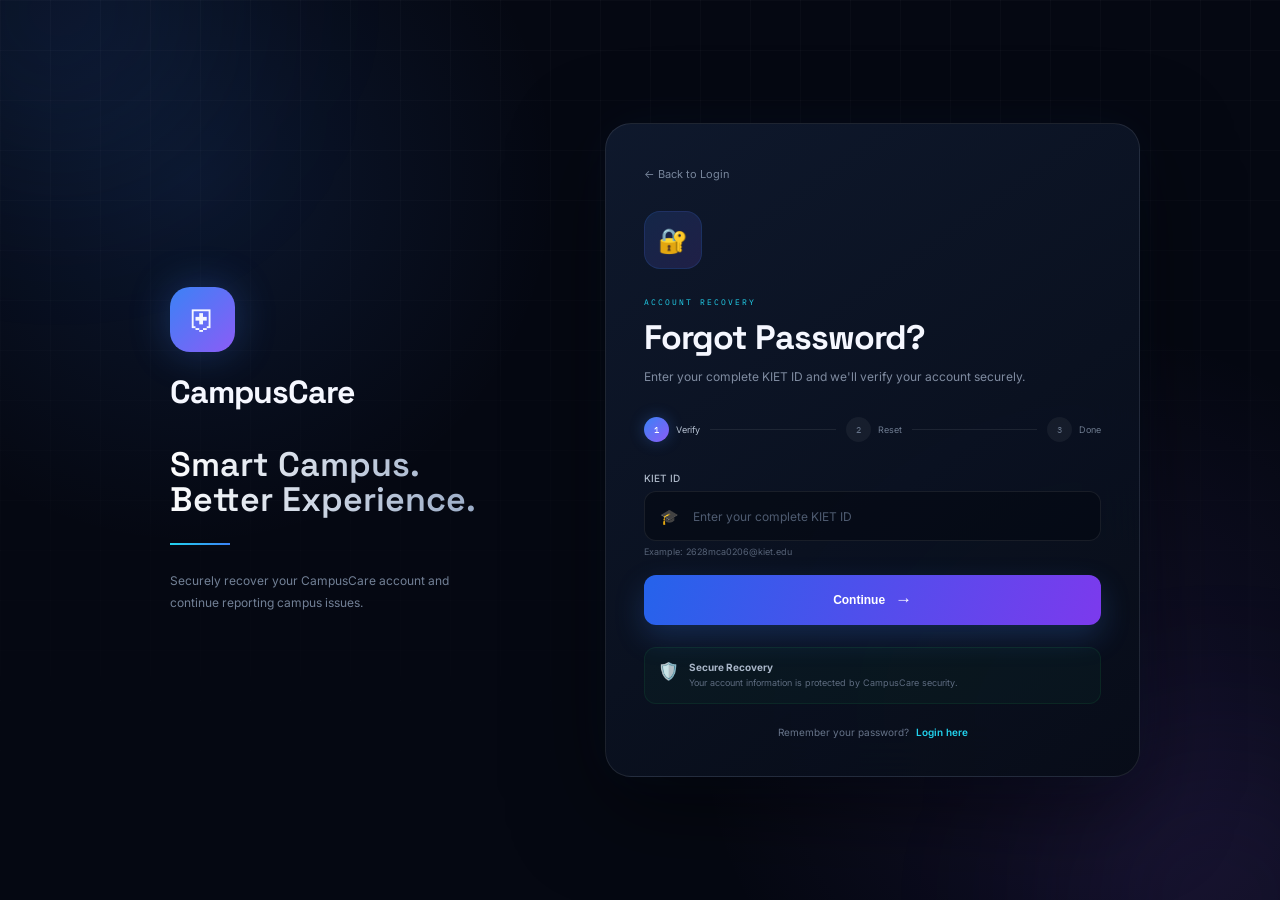
<file: Frontend/forgot-password.html>
<!DOCTYPE html>
<html lang="en">

<head>
    <meta charset="UTF-8">
    <meta name="viewport" content="width=device-width, initial-scale=1.0">

    <title>CampusCare | Forgot Password</title>

    <!-- Google Fonts -->
    <link rel="preconnect" href="https://fonts.googleapis.com">
    <link rel="preconnect" href="https://fonts.gstatic.com" crossorigin>

    <link
        href="https://fonts.googleapis.com/css2?family=Space+Grotesk:wght@400;500;600;700&family=Inter:wght@400;500;600&family=IBM+Plex+Mono:wght@400;500&display=swap"
        rel="stylesheet">

    <!-- CSS -->
    <link rel="stylesheet" href="forgot-password.css">
</head>


<body>

    <!-- =========================================
         BACKGROUND EFFECTS
    ========================================== -->

    <div class="bg-grid"></div>

    <div class="glow glow-one"></div>

    <div class="glow glow-two"></div>


    <!-- =========================================
         MAIN CONTAINER
    ========================================== -->

    <main class="forgot-container">


        <!-- =====================================
             LEFT BRANDING SIDE
        ====================================== -->

        <section class="forgot-brand">

            <div class="brand-logo">
                <span>⛨</span>
            </div>

            <div class="brand-name">
                CampusCare
            </div>

            <p class="brand-tagline">
                Smart Campus.<br>
                Better Experience.
            </p>

            <div class="brand-line"></div>

            <p class="brand-description">
                Securely recover your CampusCare account
                and continue reporting campus issues.
            </p>

        </section>



        <!-- =====================================
             RIGHT CARD
        ====================================== -->

        <section class="forgot-card">


            <!-- =================================
                 VERIFY SECTION
            ================================== -->

            <div id="verifySection">


                <!-- Back Button -->

                <a href="login.html" class="back-btn">
                    ← Back to Login
                </a>


                <!-- Icon -->

                <div class="card-icon">
                    🔐
                </div>


                <!-- Heading -->

                <div class="card-heading">

                    <span class="mini-label">
                        ACCOUNT RECOVERY
                    </span>

                    <h1>
                        Forgot Password?
                    </h1>

                    <p>
                        Enter your complete KIET ID and we'll
                        verify your account securely.
                    </p>

                </div>



                <!-- =================================
                     STEP INDICATOR
                ================================== -->

                <div class="steps">

                    <div class="step active">

                        <span>1</span>

                        <small>
                            Verify
                        </small>

                    </div>


                    <div class="step-line"></div>


                    <div class="step">

                        <span>2</span>

                        <small>
                            Reset
                        </small>

                    </div>


                    <div class="step-line"></div>


                    <div class="step">

                        <span>3</span>

                        <small>
                            Done
                        </small>

                    </div>

                </div>



                <!-- =================================
                     KIET ID FORM
                ================================== -->

                <form id="forgotPasswordForm">


                    <div class="input-group">

                        <label for="kietId">
                            KIET ID
                        </label>


                        <div class="input-box">

                            <span class="input-icon">
                                🎓
                            </span>

                            <input
                                type="text"
                                id="kietId"
                                name="kiet_id"
                                placeholder="Enter your complete KIET ID"
                                autocomplete="username"
                                required
                            >

                        </div>


                        <small class="input-help">
                            Example: 2628mca0206@kiet.edu
                        </small>

                    </div>



                    <!-- Continue Button -->

                    <button
                        type="submit"
                        class="reset-btn"
                        id="resetBtn">

                        <span>
                            Continue
                        </span>

                        <span class="arrow">
                            →
                        </span>

                    </button>

                </form>



                <!-- =================================
                     SECURITY NOTICE
                ================================== -->

                <div class="security-note">

                    <span class="security-icon">
                        🛡️
                    </span>


                    <div>

                        <strong>
                            Secure Recovery
                        </strong>

                        <p>
                            Your account information is protected
                            by CampusCare security.
                        </p>

                    </div>

                </div>



                <!-- =================================
                     LOGIN LINK
                ================================== -->

                <div class="login-link">

                    Remember your password?

                    <a href="login.html">
                        Login here
                    </a>

                </div>

            </div>



            <!-- =====================================
                 RESET PASSWORD SECTION
                 SAME RIGHT CARD
            ====================================== -->

            <div
                class="reset-section"
                id="resetSection">


                <!-- Icon -->

                <div class="card-icon">
                    🔑
                </div>


                <!-- Heading -->

                <div class="card-heading">

                    <span class="mini-label">
                        PASSWORD RESET
                    </span>

                    <h1>
                        Create New Password
                    </h1>

                    <p>
                        Enter a new password for your
                        CampusCare account.
                    </p>

                </div>



                <!-- =================================
                     RESET PASSWORD FORM
                ================================== -->

                <form id="resetPasswordForm">


                    <!-- New Password -->

                    <div class="input-group">

                        <label for="newPassword">
                            New Password
                        </label>


                        <div class="input-box">

                            <span class="input-icon">
                                🔒
                            </span>

                            <input
                                type="password"
                                id="newPassword"
                                placeholder="Enter new password"
                                autocomplete="new-password"
                                required
                            >

                        </div>

                        <small class="input-help">
                            Password must be at least 6 characters.
                        </small>

                    </div>



                    <!-- Confirm Password -->

                    <div class="input-group">

                        <label for="confirmPassword">
                            Confirm Password
                        </label>


                        <div class="input-box">

                            <span class="input-icon">
                                🔐
                            </span>

                            <input
                                type="password"
                                id="confirmPassword"
                                placeholder="Confirm new password"
                                autocomplete="new-password"
                                required
                            >

                        </div>

                    </div>



                    <!-- Update Password -->

                    <button
                        type="submit"
                        class="reset-btn"
                        id="updatePasswordBtn">

                        <span>
                            Update Password
                        </span>

                        <span class="arrow">
                            →
                        </span>

                    </button>

                </form>



                <!-- Back Login -->

                <div class="login-link">

                    Remember your password?

                    <a href="login.html">
                        Login here
                    </a>

                </div>

            </div>

        </section>

    </main>



    <!-- =========================================
         VERIFICATION SUCCESS POPUP
    ========================================== -->

    <div
        class="success-overlay"
        id="successPopup">


        <div class="success-card">


            <!-- Success Icon -->

            <div class="success-icon">
                ✓
            </div>


            <!-- Heading -->

            <h2>
                KIET ID Verified
            </h2>


            <!-- Message -->

            <p>
                Your KIET ID has been verified successfully.
                You can now continue to reset your password.
            </p>


            <!-- Continue -->

            <button
                type="button"
                onclick="continueToReset()">

                Continue

            </button>

        </div>

    </div>



    <!-- =========================================
         JAVASCRIPT
    ========================================== -->

    <script src="forgot-password.js"></script>

</body>

</html>
</file>
<file: Frontend/forgot-password.css>
/* =========================================================
   CAMPUSCARE — FORGOT PASSWORD
   Premium Dark Glassmorphism UI
========================================================= */

:root {
    --bg: #050812;
    --card: rgba(12, 20, 36, 0.82);

    --text: #f5f7ff;
    --muted: #7f8ba0;

    --blue: #3b82f6;
    --cyan: #22d3ee;
    --purple: #8b5cf6;
    --green: #22c55e;

    --border: rgba(255,255,255,0.08);
}


/* =========================================================
   RESET
========================================================= */

* {
    margin: 0;
    padding: 0;
    box-sizing: border-box;
}

html {
    min-height: 100%;
}

body {
    min-height: 100vh;

    font-family: "Inter", sans-serif;

    color: var(--text);

    background:
        radial-gradient(
            circle at 15% 20%,
            rgba(59,130,246,0.12),
            transparent 28%
        ),
        radial-gradient(
            circle at 85% 80%,
            rgba(139,92,246,0.10),
            transparent 30%
        ),
        var(--bg);

    display: flex;
    align-items: center;
    justify-content: center;

    overflow-x: hidden;

    padding: 30px 0;
}


/* =========================================================
   BACKGROUND GRID
========================================================= */

.bg-grid {
    position: fixed;
    inset: 0;

    background-image:
        linear-gradient(
            rgba(255,255,255,0.025) 1px,
            transparent 1px
        ),
        linear-gradient(
            90deg,
            rgba(255,255,255,0.025) 1px,
            transparent 1px
        );

    background-size: 50px 50px;

    mask-image:
        linear-gradient(
            to bottom,
            black,
            transparent
        );

    pointer-events: none;

    z-index: 0;
}


/* =========================================================
   GLOWS
========================================================= */

.glow {
    position: fixed;

    width: 280px;
    height: 280px;

    border-radius: 50%;

    filter: blur(100px);

    pointer-events: none;

    z-index: 0;
}

.glow-one {
    top: -130px;
    left: -80px;

    background:
        rgba(59,130,246,0.12);
}

.glow-two {
    bottom: -140px;
    right: -80px;

    background:
        rgba(139,92,246,0.12);
}


/* =========================================================
   MAIN CONTAINER
========================================================= */

.forgot-container {
    position: relative;

    z-index: 2;

    width: min(1000px, 92%);

    min-height: 650px;

    display: grid;

    grid-template-columns:
        0.85fr 1.15fr;

    gap: 70px;

    align-items: center;
}


/* =========================================================
   LEFT BRAND SIDE
========================================================= */

.forgot-brand {
    padding: 30px;
}

.brand-logo {
    width: 65px;
    height: 65px;

    display: flex;
    align-items: center;
    justify-content: center;

    border-radius: 20px;

    background:
        linear-gradient(
            135deg,
            var(--blue),
            var(--purple)
        );

    box-shadow:
        0 0 40px rgba(59,130,246,0.3);

    font-size: 30px;

    margin-bottom: 20px;
}

.brand-name {
    font-family: "Space Grotesk";

    font-size: 32px;

    font-weight: 700;

    letter-spacing: -1px;
}

.brand-tagline {
    font-family: "Space Grotesk";

    font-size: 34px;

    line-height: 1.05;

    font-weight: 600;

    margin-top: 35px;

    background:
        linear-gradient(
            100deg,
            white,
            #91a4c2
        );

    -webkit-background-clip: text;
    background-clip: text;

    color: transparent;
}

.brand-line {
    width: 60px;
    height: 2px;

    margin: 25px 0;

    background:
        linear-gradient(
            90deg,
            var(--cyan),
            var(--blue)
        );
}

.brand-description {
    color: #728096;

    font-size: 12px;

    line-height: 1.8;

    max-width: 320px;
}


/* =========================================================
   RIGHT CARD
========================================================= */

.forgot-card {
    position: relative;

    width: 100%;

    padding: 38px;

    border-radius: 26px;

    background:
        linear-gradient(
            145deg,
            rgba(16,27,48,0.9),
            rgba(7,12,23,0.92)
        );

    border:
        1px solid rgba(255,255,255,0.09);

    box-shadow:
        0 30px 90px rgba(0,0,0,0.5),
        0 0 50px rgba(59,130,246,0.06);

    backdrop-filter:
        blur(25px);

    -webkit-backdrop-filter:
        blur(25px);

    overflow: hidden;
}


/* =========================================================
   VERIFY SECTION
========================================================= */

#verifySection {
    width: 100%;
}


/* =========================================================
   BACK BUTTON
========================================================= */

.back-btn {
    display: inline-block;

    color: #77859b;

    font-size: 11px;

    margin-bottom: 30px;

    text-decoration: none;

    transition: 0.2s;
}

.back-btn:hover {
    color: var(--cyan);

    transform:
        translateX(-3px);
}


/* =========================================================
   ICON
========================================================= */

.card-icon {
    width: 58px;
    height: 58px;

    display: flex;

    align-items: center;
    justify-content: center;

    border-radius: 16px;

    background:
        linear-gradient(
            135deg,
            rgba(59,130,246,0.15),
            rgba(139,92,246,0.15)
        );

    border:
        1px solid rgba(59,130,246,0.15);

    font-size: 24px;

    margin-bottom: 20px;
}


/* =========================================================
   HEADING
========================================================= */

.mini-label {
    color: var(--cyan);

    font-family:
        "IBM Plex Mono";

    font-size: 8px;

    letter-spacing: 2px;
}

.card-heading h1 {
    font-family:
        "Space Grotesk";

    font-size: 34px;

    letter-spacing: -1px;

    margin-top: 7px;
}

.card-heading p {
    color: var(--muted);

    font-size: 12px;

    line-height: 1.7;

    margin-top: 8px;

    max-width: 420px;
}


/* =========================================================
   STEPS
========================================================= */

.steps {
    display: flex;

    align-items: center;

    margin:
        30px 0;
}

.step {
    display: flex;

    align-items: center;

    gap: 7px;
}

.step span {
    width: 25px;
    height: 25px;

    display: flex;

    align-items: center;
    justify-content: center;

    border-radius: 50%;

    background:
        rgba(255,255,255,0.05);

    color: #66748a;

    font-family:
        "IBM Plex Mono";

    font-size: 9px;

    transition: 0.25s;
}

.step.active span {
    color: white;

    background:
        linear-gradient(
            135deg,
            var(--blue),
            var(--purple)
        );

    box-shadow:
        0 0 15px rgba(59,130,246,0.3);
}

.step small {
    color: #6d7a8f;

    font-size: 9px;

    transition: 0.25s;
}

.step.active small {
    color: #b5c0d1;
}

.step-line {
    flex: 1;

    height: 1px;

    background:
        rgba(255,255,255,0.08);

    margin:
        0 10px;
}


/* =========================================================
   INPUT
========================================================= */

.input-group {
    margin-bottom: 18px;
}

.input-group label {
    display: block;

    color: #aeb9c9;

    font-size: 10px;

    font-weight: 500;

    margin-bottom: 7px;
}

.input-box {
    display: flex;

    align-items: center;

    height: 50px;

    border:
        1px solid rgba(255,255,255,0.08);

    border-radius: 12px;

    background:
        rgba(3,7,15,0.5);

    transition:
        0.25s;
}

.input-box:focus-within {
    border-color:
        rgba(59,130,246,0.55);

    box-shadow:
        0 0 0 3px rgba(59,130,246,0.08);
}

.input-icon {
    width: 48px;

    min-width: 48px;

    text-align: center;

    color: #67758b;

    font-size: 15px;
}

.input-box input {
    flex: 1;

    width: 100%;

    height: 100%;

    border: none;

    outline: none;

    background: transparent;

    color: white;

    padding-right: 15px;

    font-family:
        "Inter";

    font-size: 12px;
}

.input-box input::placeholder {
    color: #4e5b70;
}

.input-help {
    display: block;

    color: #566277;

    font-size: 9px;

    margin-top: 5px;
}


/* =========================================================
   RESET BUTTON
========================================================= */

.reset-btn {
    width: 100%;

    height: 50px;

    margin-top: 8px;

    display: flex;

    align-items: center;

    justify-content: center;

    gap: 10px;

    border: none;

    border-radius: 12px;

    background:
        linear-gradient(
            110deg,
            #2563eb,
            #7c3aed
        );

    color: white;

    font-weight: 600;

    font-size: 12px;

    cursor: pointer;

    box-shadow:
        0 12px 30px rgba(59,130,246,0.22);

    transition: 0.25s;
}

.reset-btn:hover {
    transform:
        translateY(-2px);

    box-shadow:
        0 18px 40px rgba(59,130,246,0.35);
}

.reset-btn:active {
    transform:
        translateY(0);
}

.reset-btn .arrow {
    font-size: 17px;

    transition: 0.2s;
}

.reset-btn:hover .arrow {
    transform:
        translateX(4px);
}

.reset-btn.loading {
    opacity: 0.7;

    pointer-events: none;
}


/* =========================================================
   SECURITY
========================================================= */

.security-note {
    display: flex;

    gap: 10px;

    margin-top: 22px;

    padding: 13px;

    border-radius: 12px;

    background:
        rgba(34,197,94,0.04);

    border:
        1px solid rgba(34,197,94,0.1);
}

.security-icon {
    font-size: 17px;
}

.security-note strong {
    display: block;

    color: #a9b6c8;

    font-size: 10px;
}

.security-note p {
    color: #5e6c80;

    font-size: 9px;

    line-height: 1.5;

    margin-top: 3px;
}


/* =========================================================
   LOGIN LINK
========================================================= */

.login-link {
    text-align: center;

    color: #667389;

    font-size: 10px;

    margin-top: 22px;
}

.login-link a {
    color: var(--cyan);

    font-weight: 600;

    margin-left: 4px;

    text-decoration: none;
}

.login-link a:hover {
    color: white;
}


/* =========================================================
   RESET PASSWORD SECTION
========================================================= */

.reset-section {
    display: none;

    width: 100%;

    animation:
        resetIn 0.3s ease;
}

@keyframes resetIn {

    from {
        opacity: 0;

        transform:
            translateX(15px);
    }

    to {
        opacity: 1;

        transform:
            translateX(0);
    }
}


/* =========================================================
   SUCCESS POPUP
========================================================= */

.success-overlay {
    position: fixed;

    inset: 0;

    display: none;

    align-items: center;

    justify-content: center;

    background:
        rgba(0,0,0,0.75);

    backdrop-filter:
        blur(10px);

    -webkit-backdrop-filter:
        blur(10px);

    z-index: 5000;
}

.success-overlay.show {
    display: flex;
}

.success-card {
    width: min(400px, 90%);

    padding: 35px;

    text-align: center;

    border-radius: 22px;

    border:
        1px solid var(--border);

    background:
        #0d1628;

    box-shadow:
        0 30px 80px rgba(0,0,0,0.5);

    animation:
        successIn 0.25s ease;
}

@keyframes successIn {

    from {
        opacity: 0;

        transform:
            scale(0.9);
    }

    to {
        opacity: 1;

        transform:
            scale(1);
    }
}

.success-icon {
    width: 60px;
    height: 60px;

    margin:
        0 auto 18px;

    display: flex;

    align-items: center;

    justify-content: center;

    border-radius: 50%;

    color: white;

    background:
        linear-gradient(
            135deg,
            #16a34a,
            #22c55e
        );

    font-size: 25px;

    box-shadow:
        0 0 30px rgba(34,197,94,0.25);
}

.success-card h2 {
    font-family:
        "Space Grotesk";

    font-size: 24px;
}

.success-card p {
    color: #718096;

    font-size: 11px;

    line-height: 1.7;

    margin:
        10px 0 22px;
}

.success-card button {
    border: none;

    padding: 11px 25px;

    border-radius: 10px;

    color: white;

    background:
        linear-gradient(
            110deg,
            var(--blue),
            var(--purple)
        );

    font-size: 11px;

    cursor: pointer;

    transition: 0.2s;
}

.success-card button:hover {
    transform:
        translateY(-2px);

    box-shadow:
        0 10px 25px rgba(59,130,246,0.25);
}


/* =========================================================
   MOBILE
========================================================= */

@media (max-width: 800px) {

    body {
        padding:
            30px 0;
    }

    .forgot-container {

        width:
            min(500px, 92%);

        grid-template-columns:
            1fr;

        gap: 20px;
    }

    .forgot-brand {

        text-align: center;

        padding: 10px;
    }

    .brand-logo {

        margin:
            0 auto 15px;
    }

    .brand-name {

        font-size: 25px;
    }

    .brand-tagline {

        font-size: 25px;

        margin-top: 15px;
    }

    .brand-line {

        margin:
            18px auto;
    }

    .brand-description {

        margin:
            auto;
    }

    .forgot-card {

        padding:
            28px 22px;
    }

    .card-heading h1 {

        font-size: 29px;
    }
}


/* =========================================================
   SMALL MOBILE
========================================================= */

@media (max-width: 420px) {

    .forgot-card {

        border-radius: 20px;

        padding:
            23px 18px;
    }

    .steps {

        margin:
            25px 0;
    }

    .step small {

        display: none;
    }

    .step-line {

        margin:
            0 7px;
    }

    .card-heading h1 {

        font-size: 27px;
    }

    .input-box {

        height: 48px;
    }

    .reset-btn {

        height: 48px;
    }
}
</file>
